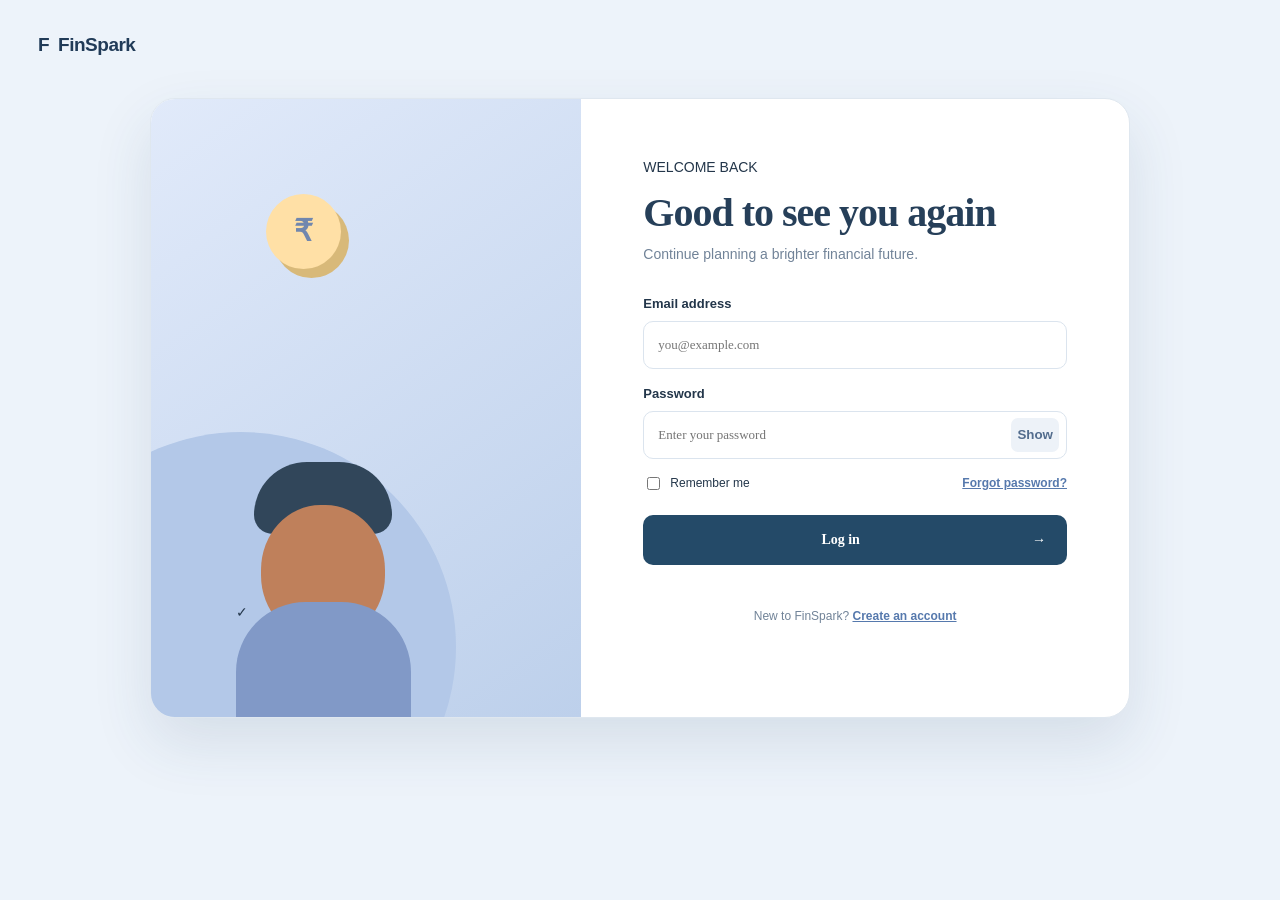
<file: login.html>
<!DOCTYPE html>
<html lang="en">
<head>
  <meta charset="UTF-8" />
  <meta name="viewport" content="width=device-width, initial-scale=1.0" />
  <title>Login — FinSpark</title>
  <link rel="preconnect" href="https://fonts.googleapis.com" />
  <link rel="preconnect" href="https://fonts.gstatic.com" crossorigin />
  <link href="https://fonts.googleapis.com/css2?family=Nunito:wght@400;600;700;800&family=Outfit:wght@500;600;700&display=swap" rel="stylesheet" />
  <link rel="stylesheet" href="styles.css" />
</head>
<body class="login-body">
  <main class="login-page">
    <a class="brand login-brand" href="index.html" aria-label="Back to FinSpark home">
      <span class="brand-mark">F</span><span>FinSpark</span>
    </a>

    <section class="login-card" aria-labelledby="login-title">
      <div class="login-art" aria-hidden="true">
        <div class="login-blob"></div>
        <div class="coin-stack"><span>₹</span><i></i><i></i><i></i></div>
        <div class="login-character">
          <div class="login-hair"></div>
          <div class="login-face"><i></i><i></i><b></b></div>
          <div class="login-body-shape"><span>✓</span></div>
        </div>
      </div>

      <div class="login-form-wrap">
        <span class="kicker">WELCOME BACK</span>
        <h1 id="login-title">Good to see you again</h1>
        <p class="login-subtitle">Continue planning a brighter financial future.</p>

        <form id="loginForm">
          <label for="email">Email address</label>
          <input id="email" type="email" name="email" placeholder="you@example.com" required />

          <label for="password">Password</label>
          <div class="password-wrap">
            <input id="password" type="password" name="password" placeholder="Enter your password" minlength="6" required />
            <button type="button" id="togglePassword" aria-label="Show password">Show</button>
          </div>

          <div class="form-options">
            <label class="remember"><input type="checkbox" name="remember" /> <span>Remember me</span></label>
            <a href="#">Forgot password?</a>
          </div>

          <button class="login-submit" type="submit">Log in <span>→</span></button>
          <p class="form-message" id="formMessage" role="status"></p>
        </form>

        <p class="signup-text">New to FinSpark? <a href="#">Create an account</a></p>
      </div>
    </section>
  </main>
  <script src="login.js"></script>
</body>
</html>
</file>
<file: styles.css>
*{box-sizing:border-box}html{scroll-behavior:smooth;scroll-padding-top:82px}body{margin:0;background:#f1f5fa;color:#23364a;font-family:'DM Sans',sans-serif;font-size:14px;line-height:1.55}.topbar{height:68px;padding:0 max(calc((100vw - 1180px)/2),24px);display:flex;align-items:center;justify-content:space-between;background:#f9fbfe;border-bottom:1px solid #dfe7f0;position:sticky;top:0;z-index:20}.brand{display:flex;align-items:center;gap:9px;color:#213b58;text-decoration:none;font-weight:800;font-size:19px;letter-spacing:-.5px}.brand-icon{width:32px;height:32px;border-radius:11px;background:linear-gradient(145deg,#8da9df,#5f7fbf);color:#fff;display:grid;place-items:center;font-family:'Playfair Display',serif;font-size:23px;box-shadow:0 4px 0 #c6d3e8,0 8px 14px #b8c8dd}.topbar nav{display:flex;gap:28px}.topbar nav a{color:#697e91;text-decoration:none;font-weight:600;font-size:13px}.topbar nav a:hover,.login-link:hover{color:#4168a6}.login-link{color:#fff;background:#244665;text-decoration:none;border-radius:11px;padding:9px 14px;font-size:12px;font-weight:700;box-shadow:0 4px 0 #b9c9dc;transition:transform .2s,box-shadow .2s}.login-link:hover{transform:translateY(-2px);box-shadow:0 6px 0 #b9c9dc}.login-link span{margin-left:7px}.page-shell{width:min(1180px,calc(100% - 48px));margin:auto}.hero{padding:42px 0 25px;min-height:348px;display:grid;grid-template-columns:1fr 1.05fr;gap:38px;align-items:center}.eyebrow{display:flex;align-items:center;gap:10px;font-size:10px;color:#71849a;font-weight:800;letter-spacing:.14em}.sun-mark{width:37px;height:37px;border-radius:50%;display:grid;place-items:center;background:linear-gradient(145deg,#fff1ce,#e7bd77);color:#627caa;font-size:22px;box-shadow:3px 4px 0 #d9e3ed,0 7px 12px #dce5ef}.pause-link{font-size:10px;color:#98a8b8;margin:5px 0 12px 47px}.hero h1{font-family:'Playfair Display',serif;font-size:clamp(43px,5.1vw,61px);letter-spacing:-2.7px;line-height:.98;margin:12px 0 16px;color:#20384e}.hero h1 em{color:#6e86b8;font-weight:600}.hero-copy>p{max-width:430px;color:#718093;font-size:14px;margin:0 0 18px}.hero-actions{display:flex;align-items:center;gap:17px}.button{border:0;cursor:pointer;font:700 12px 'DM Sans',sans-serif}.primary{background:#244a68;color:white;border-radius:9px;padding:13px 17px;box-shadow:0 4px 0 #c7d4e4,0 9px 17px rgba(40,71,105,.13);transition:transform .2s,box-shadow .2s}.primary:hover{transform:translateY(-2px);box-shadow:0 6px 0 #c7d4e4,0 12px 20px rgba(40,71,105,.16)}.hero-actions .primary span{margin-left:14px}.aside-note{font-size:10px;line-height:1.45;color:#8798a9}.overview-card{position:relative;min-height:268px;border-radius:21px;padding:27px 30px 21px;background:linear-gradient(145deg,#1d3d53,#244d68);color:#fff;overflow:hidden;box-shadow:0 18px 34px rgba(44,71,102,.18),inset 1px 1px 0 rgba(255,255,255,.16);transform:perspective(900px) rotateX(var(--tilt-x,0deg)) rotateY(var(--tilt-y,0deg));transition:transform .22s ease,box-shadow .25s}.overview-card:before,.overview-card:after{content:'';position:absolute;border:1px solid rgba(187,207,239,.12);border-radius:50%;width:310px;height:310px;right:-162px;top:-190px}.overview-card:after{width:400px;height:400px;right:-224px;top:-245px}.overview-top{display:flex;justify-content:space-between;align-items:center;position:relative;z-index:1}.overline{display:block;color:#b9c9d6;font-size:9px;font-weight:800;letter-spacing:.13em}.overview-top strong{display:block;font-size:45px;line-height:1.2;font-weight:500;letter-spacing:-2px;margin:8px 0 1px}.overview-top small,.left-to-go,.overview-foot small{color:#b4c6d2;font-size:10px}.spend-ring{--spend:76%;width:118px;height:118px;border-radius:50%;display:grid;place-items:center;background:conic-gradient(#bad1ff var(--spend),rgba(189,210,239,.15) 0);box-shadow:0 0 22px rgba(152,186,238,.12);position:relative;z-index:1;transition:background .3s}.spend-ring:before{content:'';position:absolute;inset:10px;border-radius:50%;background:#21445d}.spend-ring>div{z-index:1;text-align:center}.spend-ring b{display:block;font-size:26px}.spend-ring small{font-size:9px}.left-to-go{margin:9px 0 18px;position:relative;z-index:1}.left-to-go b{color:#d7e5ff}.overview-foot{border-top:1px solid rgba(211,227,243,.14);padding-top:15px;display:flex;gap:22px;align-items:center;position:relative;z-index:1}.overview-foot div{display:flex;flex-direction:column}.overview-foot div b{font-size:15px}.budget-pill{margin-left:auto;border:1px solid rgba(226,237,251,.18);border-radius:20px;padding:5px 10px;font-size:9px;color:#cfdae5}.mascot-float{position:absolute;width:60px;height:75px;right:18px;bottom:-24px;z-index:3;transform:rotate(8deg);animation:bob 3s ease-in-out infinite;filter:drop-shadow(0 8px 5px rgba(10,26,42,.22));pointer-events:none}.mascot-coin{position:absolute;z-index:2;top:-9px;left:15px;width:33px;height:33px;border-radius:50%;display:grid;place-items:center;color:#56709e;background:linear-gradient(145deg,#fff1c8,#e6bd77);font-weight:800;box-shadow:inset -3px -4px 0 #c99e58,0 2px 0 #fff6d8}.mascot-body{position:absolute;bottom:5px;left:6px;width:48px;height:47px;border-radius:42% 42% 48% 48%;background:linear-gradient(145deg,#d9e6ff,#9db7e6);border:2px solid #f4f7ff;box-shadow:inset -5px -5px 0 #829bc6}.mascot-body .eye{position:absolute;width:4px;height:6px;border-radius:50%;background:#405777;top:17px}.eye-left{left:13px}.eye-right{right:13px}.mascot-body>b{position:absolute;left:19px;top:27px;width:8px;height:4px;border-bottom:1.5px solid #405777;border-radius:50%}.mascot-feet:before,.mascot-feet:after{content:'';position:absolute;bottom:0;background:#f0bb83;width:14px;height:7px;border-radius:50%}.mascot-feet:before{left:9px}.mascot-feet:after{right:2px}@keyframes bob{0%,100%{translate:0 0;rotate:4deg}50%{translate:0 -7px;rotate:-3deg}}.month-section{padding:6px 0 22px}.section-title-row{display:flex;justify-content:space-between;align-items:center;margin-bottom:12px}.section-title-row h2{font-size:14px;margin:0;font-weight:700}.live-note{font-size:10px;color:#8796a5}.live-note i{display:inline-block;width:6px;height:6px;background:#839bc5;border-radius:50%;margin-right:5px}.metric-grid{display:grid;grid-template-columns:repeat(4,1fr);gap:13px}.metric{height:126px;background:#fff;border:1px solid #dce5ee;border-radius:14px;padding:17px 18px;box-shadow:0 4px 12px rgba(48,74,103,.025);transition:transform .22s,box-shadow .22s}.metric:hover,.panel:hover{transform:translateY(-3px);box-shadow:0 11px 26px rgba(44,70,100,.09)}.metric.highlight{background:#e5edf9;border-color:#d6e1f1}.metric-title{display:flex;justify-content:space-between;align-items:center;font-size:11px;color:#778899;font-weight:600}.metric-icon{width:28px;height:28px;border-radius:9px;background:#edf2fa;color:#617eae;display:grid;place-items:center;font-size:15px}.coral-icon{background:#fbf0e9;color:#c48a68}.metric>strong{display:block;font-size:31px;letter-spacing:-1.6px;color:#294a63;margin:4px 0 2px;font-weight:600}.metric>small{font-size:10px;color:#8998a6}.quick-actions{display:grid;grid-template-columns:repeat(4,1fr);gap:12px;padding:2px 0 25px}.quick-actions>a{min-height:64px;display:grid;grid-template-columns:25px 1fr 16px;grid-template-rows:1fr 1fr;align-items:center;text-decoration:none;color:#40566c;background:#fafcff;border:1px solid #dfe7ef;border-radius:12px;padding:9px 12px;transition:transform .2s,background .2s,box-shadow .2s}.quick-actions>a:hover{transform:translateY(-3px);background:#fff;box-shadow:0 9px 18px rgba(45,76,108,.1)}.quick-actions>a>span{grid-row:1/3;color:#6682b3;font-size:17px}.quick-actions b{font-size:10px}.quick-actions small{font-size:9px;color:#94a1ae}.quick-actions i{grid-column:3;grid-row:1/3;color:#8196b8;font-style:normal}.content-section{padding:4px 0 28px}.section-heading{display:flex;justify-content:space-between;align-items:end;margin:0 0 10px}.section-heading h2{font-family:'Playfair Display',serif;font-size:23px;letter-spacing:-.5px;margin:2px 0 0;color:#253f53}.section-heading>small{font-size:9px;color:#8b9aaa}.section-kicker{font-size:9px;color:#8a9ab0;letter-spacing:.13em;font-weight:700}.two-col{display:grid;grid-template-columns:1fr 1fr;gap:14px}.panel{background:#fff;border:1px solid #dfe6ee;border-radius:14px;padding:18px 19px;transition:transform .22s,box-shadow .22s}.panel-heading{display:flex;align-items:center;justify-content:space-between}.panel h3{margin:0;color:#3b5366;font-size:12px}.panel-heading p,.panel>p{font-size:9px;color:#8a98a5;margin:4px 0 0}.spending-panel,.history-panel{min-height:280px}.spending-content{display:flex;align-items:center;gap:18px;margin-top:18px}.donut{--donut-total:76%;flex:0 0 135px;width:135px;height:135px;border-radius:50%;display:grid;place-items:center;position:relative;background:conic-gradient(#4567a8 0 31%,#8297d0 31% 55%,#e5ad83 55% 70%,#79aaa6 70% 78%,#9eabc7 78% 83%,#d2bd8d 83% 92%,#8292a8 92% 100%);box-shadow:inset 0 0 0 1px rgba(50,74,101,.05)}.donut:before{content:'';position:absolute;inset:14px;border-radius:50%;background:#fff;box-shadow:inset 0 0 10px rgba(45,67,91,.04)}.donut>div{position:relative;z-index:1;text-align:center}.donut b{font-size:14px;color:#39566c}.donut small{display:block;font-size:9px;color:#8a98a5}.legend{flex:1}.legend-item{display:flex;justify-content:space-between;gap:6px;border-bottom:1px solid #eef1f5;padding:6px 0;font-size:8px;color:#718292}.legend-name{display:flex;align-items:center;gap:6px}.legend-name i{width:6px;height:6px;background:var(--dot);border-radius:50%;flex:none}.history-plot{height:150px;margin:15px 0 9px;border:1px dashed #dfe6ee;border-radius:10px;background:repeating-linear-gradient(0deg,transparent 0 27px,#f2f5f8 28px),repeating-linear-gradient(90deg,transparent 0 44px,#f5f7f9 45px);display:grid;place-items:center;position:relative}.empty-chart{display:flex;flex-direction:column;align-items:center;text-align:center;color:#687e92}.chart-emoji{width:40px;height:40px;background:#e8eef8;color:#728ab7;display:grid;place-items:center;border-radius:13px;font-size:21px;margin-bottom:7px;transform:rotate(-5deg);box-shadow:0 4px 0 #d9e3f0}.empty-chart b{font-size:9px}.empty-chart small{font-size:8px;color:#95a1ad;margin-top:4px}.bars{height:115px;width:88%;display:flex;align-items:end;justify-content:space-around;position:absolute;bottom:22px}.bar-group{height:100%;display:flex;flex-direction:column;justify-content:end;align-items:center;gap:5px}.bar-pair{height:90px;display:flex;align-items:end;gap:4px}.bar-pair i{width:13px;border-radius:4px 4px 0 0;min-height:5px}.income-bar{background:#8199ca}.expense-bar{background:#c2d0e7}.bar-group small{font-size:8px;color:#8190a0}.chart-legend{position:absolute;top:7px;right:10px;display:flex;gap:10px;font-size:8px;color:#8392a1}.chart-legend i{display:inline-block;width:7px;height:7px;border-radius:2px;margin-right:4px}.income-key{background:#8199ca}.expense-key{background:#c2d0e7}.snapshot-row{display:flex;justify-content:space-between;align-items:end;border-top:1px solid #edf1f5;padding-top:10px}.snapshot-row label,.field-label{font-size:9px;color:#8291a0}.snapshot-row input{display:block;margin-top:4px;border:1px solid #e1e7ee;background:#fafcff;border-radius:7px;padding:8px;font:10px 'DM Sans';color:#43586d}.snapshot-row .primary{padding:10px 12px;font-size:9px}.inline-message{min-height:11px!important;color:#6884b4!important;font-size:9px!important}.budget-grid{grid-template-columns:.9fr 1.1fr}.calculator-panel{padding:18px}.tag{border-radius:20px;background:#edf2fa;color:#7a8fae;font-size:8px;padding:4px 7px}.tag.warm{background:#fbf0e9;color:#bd8b69}.step-hint{margin:12px 0;font-size:9px;color:#8a98a5}.field-label{display:block;margin:10px 0 4px}.money-input{height:34px;border:1px solid #dfe6ee;border-radius:7px;background:#fbfcfe;display:flex;align-items:center;padding:0 9px;gap:7px}.money-input>span{font-size:10px;color:#637c99}.money-input input{width:100%;min-width:0;border:0;outline:0;background:transparent;color:#344e65;font:600 11px 'DM Sans'}.category-inputs{border-top:1px solid #e9eef3;margin-top:14px;padding-top:7px}.category-inputs>p{font-size:9px;color:#8393a2}.category-row{display:grid;grid-template-columns:1fr 130px;align-items:center;gap:12px;margin:7px 0}.category-row>label{font-size:9px;color:#718292}.category-row .money-input{height:29px}.category-row .money-input input{font-size:10px}.advice-stack{display:flex;flex-direction:column;gap:12px}.advice-panel{min-height:124px}.tip-card{margin-top:12px;padding:12px;background:#f8fafc;border:1px solid #e8edf3;border-radius:9px;display:grid;grid-template-columns:1fr auto;gap:2px 8px}.tip-card>b{font-size:10px;color:#516779}.tip-card>span{font-size:8px;color:#b28b60;font-weight:700}.tip-card>p{grid-column:1/3;color:#8493a0;font-size:9px;margin:2px 0 0}.coach-panel{display:flex;align-items:center;gap:12px;min-height:90px;background:#eaf0fa;border-color:#dce6f4}.coach-panel h3{margin-bottom:3px}.coach-panel p{font-size:9px;color:#73859a;margin:0}.coach-spark{font-size:25px;color:#7089ba}.tiny-character{width:40px;height:45px;position:relative;flex:none;animation:bob 3s ease-in-out infinite}.tiny-character:before{content:'';position:absolute;width:27px;height:27px;top:4px;left:6px;border-radius:50%;background:#f0c899;box-shadow:inset -3px -3px 0 #d6a978}.tiny-character i,.tiny-character b{position:absolute;z-index:1;width:3px;height:4px;border-radius:50%;background:#4f6277;top:14px;left:13px}.tiny-character b{left:24px}.tiny-character:after{content:'';position:absolute;width:35px;height:20px;bottom:0;left:2px;background:#8299c7;border-radius:16px 16px 5px 5px;box-shadow:inset -4px -3px 0 #657ba8}.goals-grid{grid-template-columns:1fr 1fr}.goals-panel,.emergency-panel{min-height:315px}.goals-panel>p,.emergency-panel>p{font-size:9px;color:#8291a0}.piggy{width:48px;height:40px;position:relative;background:#b9cee8;border-radius:55% 48% 43% 43%;box-shadow:inset -5px -4px 0 #94add0,0 4px 0 #d9e5f2}.piggy:before{content:'';position:absolute;width:11px;height:14px;right:-5px;top:11px;background:#b9cee8;clip-path:polygon(0 50%,100% 0,100% 100%)}.piggy:after{content:'';position:absolute;width:12px;height:12px;left:-5px;top:2px;background:#b9cee8;clip-path:polygon(0 0,100% 40%,50% 100%)}.piggy span{position:absolute;width:5px;height:5px;border-radius:50%;background:#435a78;top:12px;right:11px;z-index:2}.piggy i{position:absolute;top:19px;right:9px;width:8px;height:3px;border-radius:50%;background:#8198be}.piggy b{position:absolute;width:16px;height:3px;background:#7088b0;top:0;left:19px;border-radius:2px}.form-grid{display:grid;grid-template-columns:1fr 1fr;gap:9px 12px}.form-grid label{font-size:9px;color:#8291a0}.form-grid input,.form-grid select{display:block;width:100%;margin-top:4px;height:34px;border:1px solid #dfe6ee;border-radius:7px;padding:0 9px;background:#fbfcfe;color:#53697c;font:10px 'DM Sans';outline-color:#829bc6}.full{width:100%;margin-top:10px;padding:10px}.goals-list{margin-top:12px}.empty-goals{font-size:9px;color:#91a0ad}.goal-item{padding:9px 10px;border:1px solid #e5ebf1;border-radius:8px;margin:7px 0}.goal-item>div{display:flex;justify-content:space-between;gap:10px;font-size:9px;color:#586e81}.goal-item>div span,.goal-item>small{color:#8998a6;font-size:8px}.goal-item>i{display:block;height:5px;background:#edf1f6;border-radius:5px;margin:6px 0}.goal-item>i>b{height:100%;display:block;border-radius:5px;background:#7792c2}.safety-result{margin-top:11px;padding:13px;border-radius:9px;background:#edf2fa;color:#536c87;display:flex;flex-direction:column;gap:4px}.safety-result small{font-size:8px}.safety-result strong{font-size:19px;color:#5877a9}.safety-result span{font-size:9px}.disclaimer{font-size:8px!important;margin-top:12px!important}.footer{min-height:78px;border-top:1px solid #dfe7ef;display:flex;align-items:center;justify-content:space-between;padding:15px max(calc((100vw - 1180px)/2),24px);color:#8a99a7;font-size:9px;background:#f8fafd}.footer .brand{font-size:15px}.footer .brand-icon{width:27px;height:27px;font-size:18px}.login-body{min-height:100vh;background:#edf3fa}.login-page{min-height:100vh;padding:28px}.login-brand{position:absolute;left:38px;top:30px;z-index:5}.login-card{width:min(980px,calc(100% - 20px));min-height:620px;margin:70px auto 20px;background:#fff;border:1px solid #dfe7ef;border-radius:25px;overflow:hidden;display:grid;grid-template-columns:44% 56%;box-shadow:0 25px 60px rgba(43,70,103,.12)}.login-art{position:relative;background:linear-gradient(145deg,#e1eafa,#bdd0eb);overflow:hidden}.login-blob{position:absolute;width:430px;height:430px;border-radius:50%;background:#b3c8e8;left:-125px;bottom:-145px}.coin-stack{position:absolute;width:125px;height:145px;left:65px;top:95px}.coin-stack span{position:absolute;width:75px;height:75px;border-radius:50%;right:0;top:0;background:#ffe0a6;display:grid;place-items:center;font-size:30px;font-weight:800;color:#7187ae;box-shadow:8px 9px 0 #d8b979}.login-character{position:absolute;width:175px;height:300px;left:85px;bottom:-10px}.login-hair{position:absolute;width:138px;height:72px;border-radius:70px 70px 25px 25px;background:#31465a;left:18px;top:35px}.login-face{position:absolute;width:124px;height:135px;border-radius:48%;background:#bf805b;left:25px;top:78px}.login-body-shape{position:absolute;width:175px;height:150px;border-radius:70px 70px 20px 20px;background:#8199c7;bottom:-25px}.login-form-wrap{padding:58px 62px 40px}.login-form-wrap h1{font-family:'Playfair Display',serif;font-size:40px;line-height:1.08;margin:12px 0 10px;letter-spacing:-1px;color:#263f59}.login-subtitle{color:#718398;margin:0 0 28px}.login-form-wrap form>label{display:block;font-size:13px;font-weight:700;margin:15px 0 7px}.login-form-wrap input[type=email],.login-form-wrap input[type=password],.login-form-wrap input[type=text]{width:100%;height:48px;border:1px solid #dbe4ee;border-radius:10px;background:#fff;padding:0 14px;font:13px 'DM Sans';outline-color:#8199c7}.password-wrap{position:relative}.password-wrap button{position:absolute;right:8px;top:7px;height:34px;border:0;background:#edf2f8;border-radius:7px;color:#526c8d;font-weight:700;cursor:pointer}.form-options{display:flex;justify-content:space-between;align-items:center;margin:15px 0 22px;font-size:12px}.remember{display:flex;align-items:center;gap:7px}.form-options a,.signup-text a{color:#5679ad;font-weight:700}.login-submit{width:100%;height:50px;border:0;border-radius:10px;background:#244a68;color:white;font:700 14px 'DM Sans';cursor:pointer}.login-submit span{float:right;margin-right:15px}.form-message{min-height:18px;text-align:center;font-size:12px}.signup-text{text-align:center;font-size:12px;color:#718398}@media(max-width:850px){.hero{grid-template-columns:1fr 1fr;gap:20px}.hero h1{font-size:48px}.overview-card{padding:22px}.overview-top strong{font-size:37px}.spend-ring{width:95px;height:95px}.spending-content{gap:10px}.donut{flex-basis:115px;width:115px;height:115px}.legend-item{font-size:7px}.metric{padding:14px}.metric>strong{font-size:25px}.budget-grid{grid-template-columns:1fr 1fr}}@media(max-width:650px){.topbar{height:60px;padding:0 16px}.topbar nav{display:none}.brand{font-size:16px}.page-shell{width:calc(100% - 28px)}.hero{grid-template-columns:1fr;padding:30px 0 18px;gap:22px}.hero-copy{text-align:left}.hero h1{font-size:48px}.overview-card{min-height:245px;padding:22px 18px}.overview-top strong{font-size:37px}.spend-ring{width:88px;height:88px}.overview-foot{gap:15px}.overview-foot div b{font-size:13px}.budget-pill{font-size:8px;padding:4px 7px}.metric-grid{grid-template-columns:1fr 1fr;gap:9px}.metric{height:112px;padding:13px}.metric>strong{font-size:25px}.metric>small{font-size:8px}.metric-title{font-size:9px}.quick-actions{grid-template-columns:1fr 1fr;gap:8px}.quick-actions>a{padding:8px;grid-template-columns:21px 1fr 12px}.quick-actions b{font-size:9px}.quick-actions small{font-size:8px}.section-heading h2{font-size:21px}.two-col,.budget-grid,.goals-grid{grid-template-columns:1fr}.spending-panel,.history-panel{min-height:260px}.spending-content{justify-content:center;gap:16px}.donut{flex-basis:125px;width:125px;height:125px}.legend-item{font-size:8px}.panel{padding:15px}.calculator-panel{padding:15px}.category-row{grid-template-columns:1fr 125px}.goals-panel,.emergency-panel{min-height:0}.footer{padding:15px;gap:10px}.login-page{padding:16px}.login-brand{position:static;margin:8px 0 18px}.login-card{width:100%;min-height:auto;margin:0 auto;grid-template-columns:1fr}.login-art{height:180px}.login-character{transform:scale(.55);transform-origin:bottom left;left:calc(50% - 45px)}.coin-stack{transform:scale(.7);transform-origin:top right;left:auto;right:20px;top:15px}.login-form-wrap{padding:30px 22px}.login-form-wrap h1{font-size:32px}}@media(prefers-reduced-motion:reduce){*,*::before,*::after{scroll-behavior:auto!important;animation-duration:.01ms!important;transition-duration:.01ms!important}}
</file>
